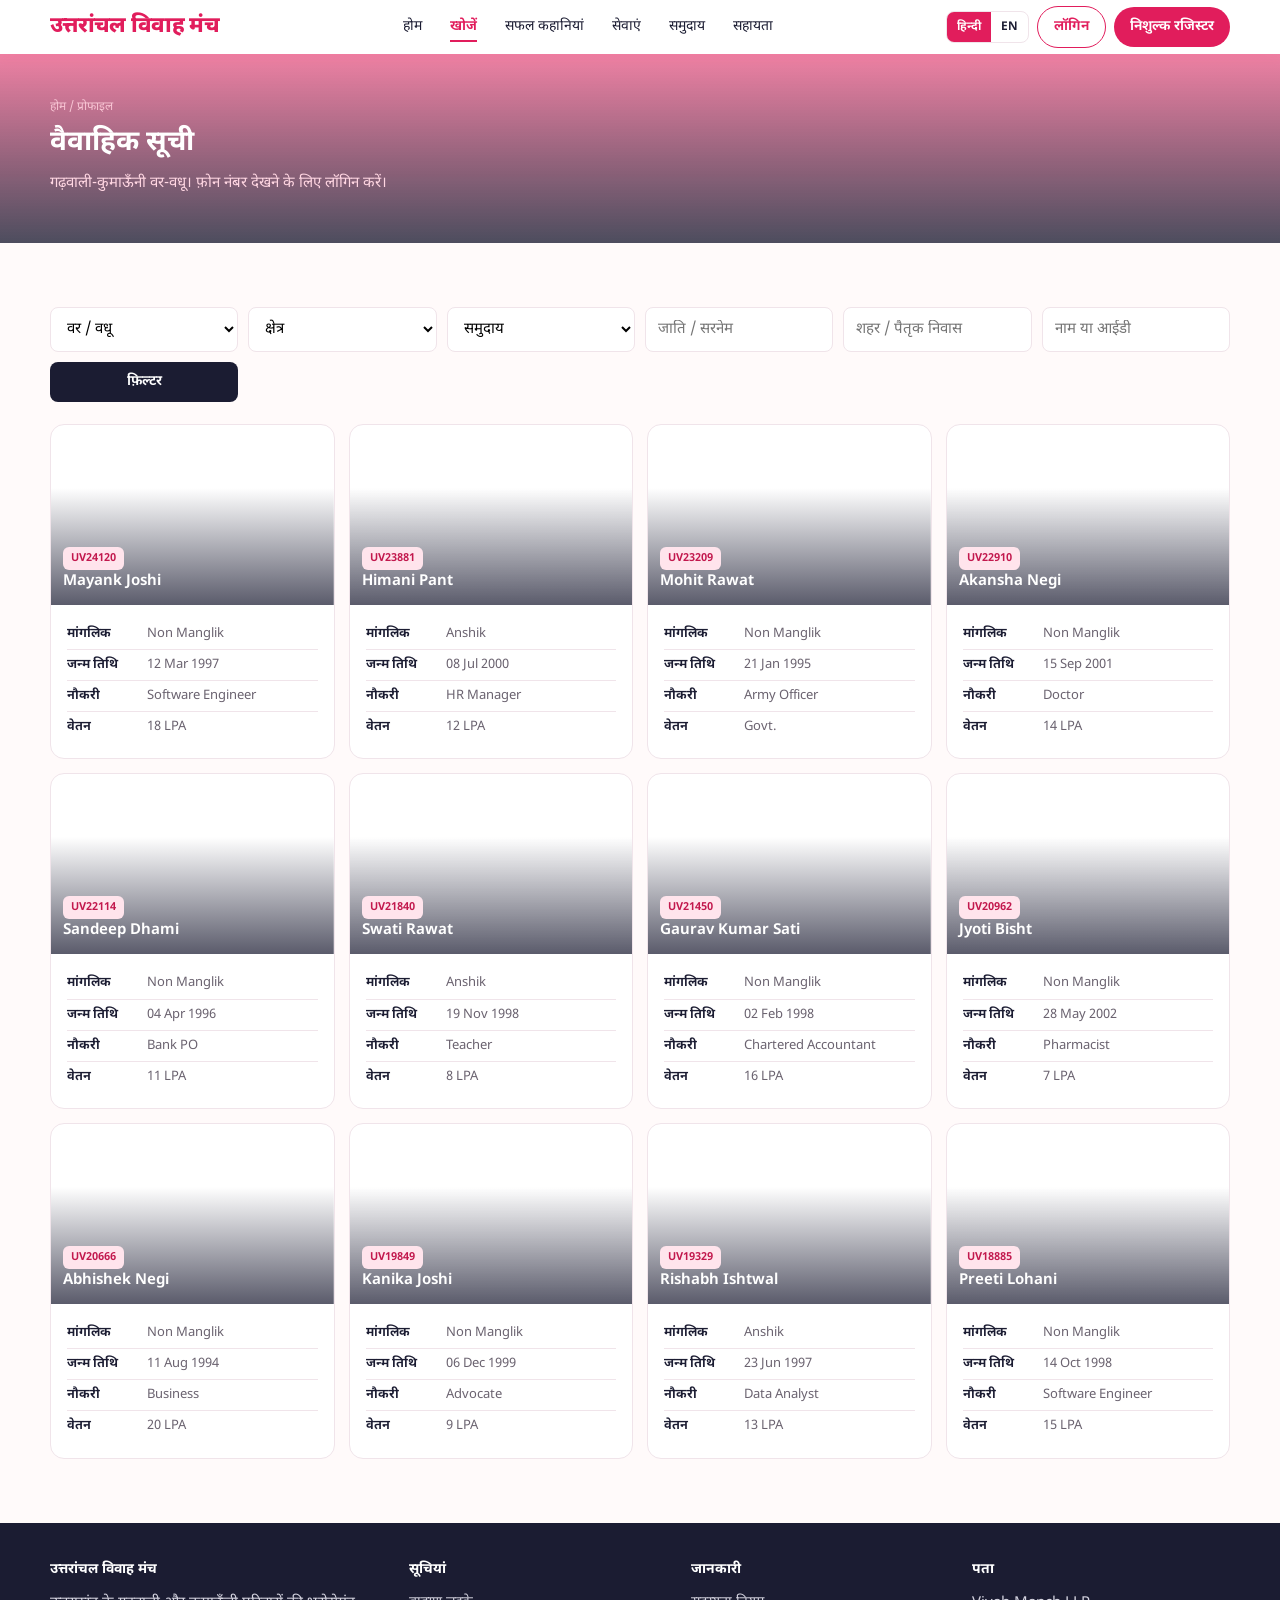
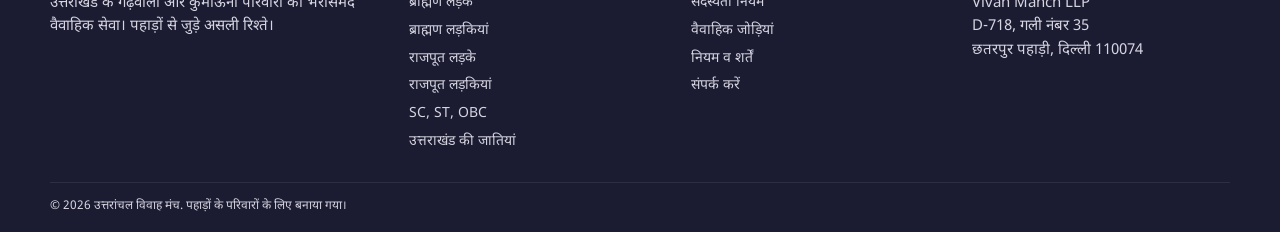
<file: browse.html>
<!DOCTYPE html>
<html lang="hi">
<head>
  <meta charset="UTF-8">
  <meta name="viewport" content="width=device-width, initial-scale=1.0">
  <title data-i18n-title="browseTitle">प्रोफाइल सूची | उत्तरांचल विवाह मंच</title>
  <link rel="preconnect" href="https://fonts.googleapis.com">
  <link href="https://fonts.googleapis.com/css2?family=Noto+Sans+Devanagari:wght@400;600;700&family=Noto+Sans:wght@400;600;700&family=Tiro+Devanagari+Hindi:ital@0;1&display=swap" rel="stylesheet">
  <link rel="stylesheet" href="css/style.css?v=31">
</head>
<body data-page="browse">
  <div id="app-header"></div>
  <section class="page-hero">
    <div class="container">
      <div class="breadcrumbs" data-i18n="crumbBrowse">होम / प्रोफाइल</div>
      <h1 id="pageHeading">वैवाहिक सूची</h1>
      <p data-i18n="browseLead">गढ़वाली-कुमाऊँनी वर-वधू। फ़ोन नंबर देखने के लिए लॉगिन करें।</p>
    </div>
  </section>
  <section class="section">
    <div class="container">
      <form class="filters" id="filterForm">
        <select name="gender">
          <option value="" data-i18n="filterAll">वर / वधू</option>
          <option value="groom" data-i18n="boys">लड़के</option>
          <option value="bride" data-i18n="girls">लड़कियां</option>
        </select>
        <select name="region">
          <option value="" data-i18n="region">क्षेत्र</option>
          <option value="garhwali" data-i18n="garhwali">गढ़वाली</option>
          <option value="kumaoni" data-i18n="kumaoni">कुमाऊँनी</option>
        </select>
        <select name="community">
          <option value="" data-i18n="community">समुदाय</option>
          <option value="brahmin" data-i18n="brahmin">ब्राह्मण</option>
          <option value="rajput" data-i18n="rajput">राजपूत</option>
          <option value="other" data-i18n="other">SC / ST / OBC</option>
        </select>
        <input name="caste" data-i18n-placeholder="surname" placeholder="जाति / सरनेम">
        <input name="city" data-i18n-placeholder="cityPh2" placeholder="शहर / पैतृक निवास">
        <input name="q" data-i18n-placeholder="nameOrId" placeholder="नाम या आईडी">
        <button class="btn btn-dark" data-i18n="filter">फ़िल्टर</button>
      </form>
      <div class="card-grid" id="list"></div>
    </div>
  </section>
  <div id="app-footer"></div>
   <script src="js/i18n.js?v=31"></script>
   <script src="js/profiles.js?v=31"></script>
   <script src="js/app.js?v=31"></script>
  <script>
    const form = document.getElementById("filterForm");
      ["gender", "region", "community", "caste", "city", "q", "age"].forEach((n) => {
        const v = qs(n);
        if (v && form.elements[n]) form.elements[n].value = v;
      });
      const filters = { gender: qs("gender") || "", region: qs("region") || "", community: qs("community") || "", caste: qs("caste") || "", city: qs("city") || "", q: qs("q") || "", age: qs("age") || "" };
    function renderList() {
      const titles = {
        "brahmin-groom": t("brahminBoys"),
        "brahmin-bride": t("brahminGirls"),
        "rajput-groom": t("rajputBoys"),
        "rajput-bride": t("rajputGirls"),
        "other-": t("otherCommunity")
      };
      document.getElementById("pageHeading").textContent = titles[`${filters.community}-${filters.gender}`] || t("listTitle");
      const rows = filterProfiles(PROFILES, filters);
      document.getElementById("list").innerHTML = rows.length ? rows.map(profileCard).join("") : "<p class='muted'>" + t("noProfiles") + "</p>";
    }
    window.onLangChange = renderList;
    renderList();
  </script>
</body>
</html>
</file>
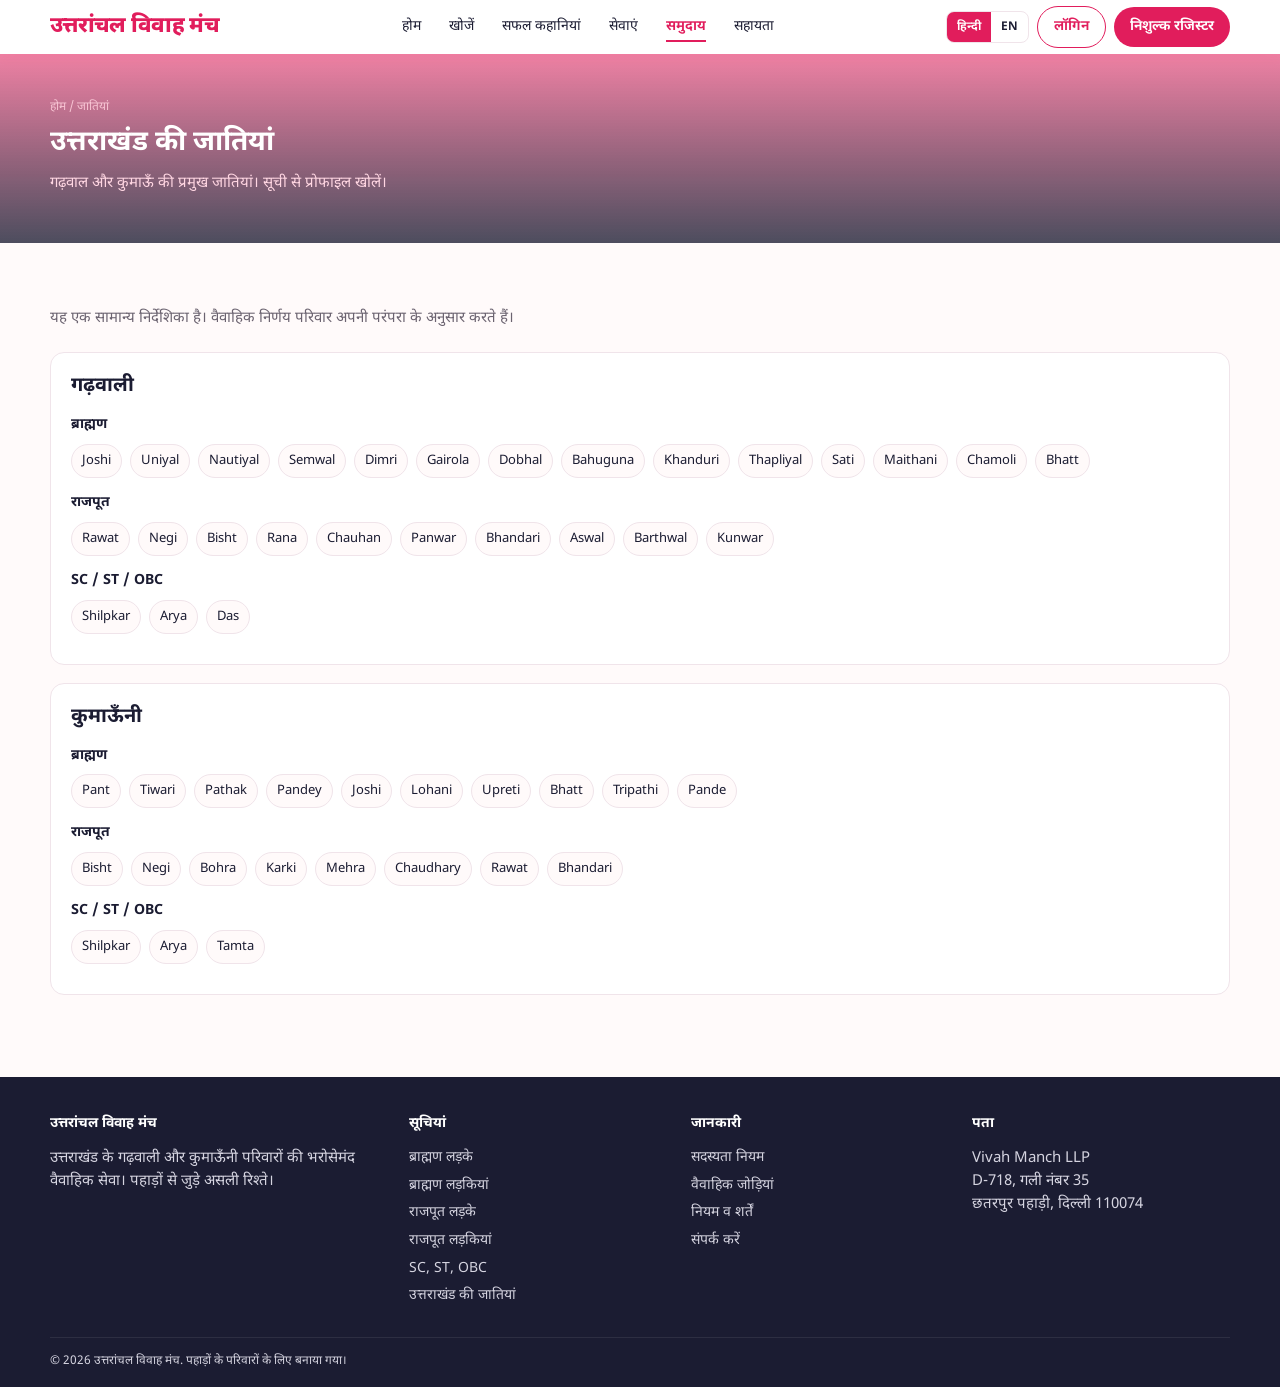
<file: communities.html>
<!DOCTYPE html>
<html lang="hi">
<head>
  <meta charset="UTF-8">
  <meta name="viewport" content="width=device-width, initial-scale=1.0">
  <title data-i18n-title="casteTitle">जातियां | उत्तरांचल विवाह मंच</title>
  <link rel="preconnect" href="https://fonts.googleapis.com">
  <link href="https://fonts.googleapis.com/css2?family=Noto+Sans+Devanagari:wght@400;600;700&family=Noto+Sans:wght@400;600;700&family=Tiro+Devanagari+Hindi:ital@0;1&display=swap" rel="stylesheet">
  <link rel="stylesheet" href="css/style.css?v=31">
</head>
<body data-page="castes">
  <div id="app-header"></div>
  <section class="page-hero">
    <div class="container">
      <div class="breadcrumbs" data-i18n="crumbCaste">होम / जातियां</div>
      <h1 data-i18n="ukCastes">उत्तराखंड की जातियां</h1>
      <p data-i18n="casteLead">गढ़वाल और कुमाऊँ की प्रमुख जातियां। सूची से प्रोफाइल खोलें।</p>
    </div>
  </section>
  <section class="section">
    <div class="container" id="casteBox"></div>
  </section>
  <div id="app-footer"></div>
  <script src="js/i18n.js?v=31"></script>
  <script src="js/profiles.js?v=31"></script>
  <script src="js/app.js?v=31"></script>
  <script>
    function casteBlock(region, community) {
      const names = casteOptions(region, community);
      return `
        <div class="caste-block">
          <h3>${communityLabel(community)}</h3>
          <div class="caste-chips">
            ${names.map((n) => `<a class="caste-chip" href="browse.html?community=${community}&caste=${encodeURIComponent(n)}">${n}</a>`).join("")}
          </div>
        </div>`;
    }
    function renderCastes() {
      document.getElementById("casteBox").innerHTML = `
        <p class="muted" style="margin-bottom:22px" data-i18n="casteNote">${t("casteNote")}</p>
        <div class="caste-region">
          <h2 data-i18n="garhwali">${t("garhwali")}</h2>
          ${casteBlock("garhwali", "brahmin")}
          ${casteBlock("garhwali", "rajput")}
          ${casteBlock("garhwali", "other")}
        </div>
        <div class="caste-region">
          <h2 data-i18n="kumaoni">${t("kumaoni")}</h2>
          ${casteBlock("kumaoni", "brahmin")}
          ${casteBlock("kumaoni", "rajput")}
          ${casteBlock("kumaoni", "other")}
        </div>`;
    }
    window.onLangChange = renderCastes;
    renderCastes();
  </script>
</body>
</html>
</file>
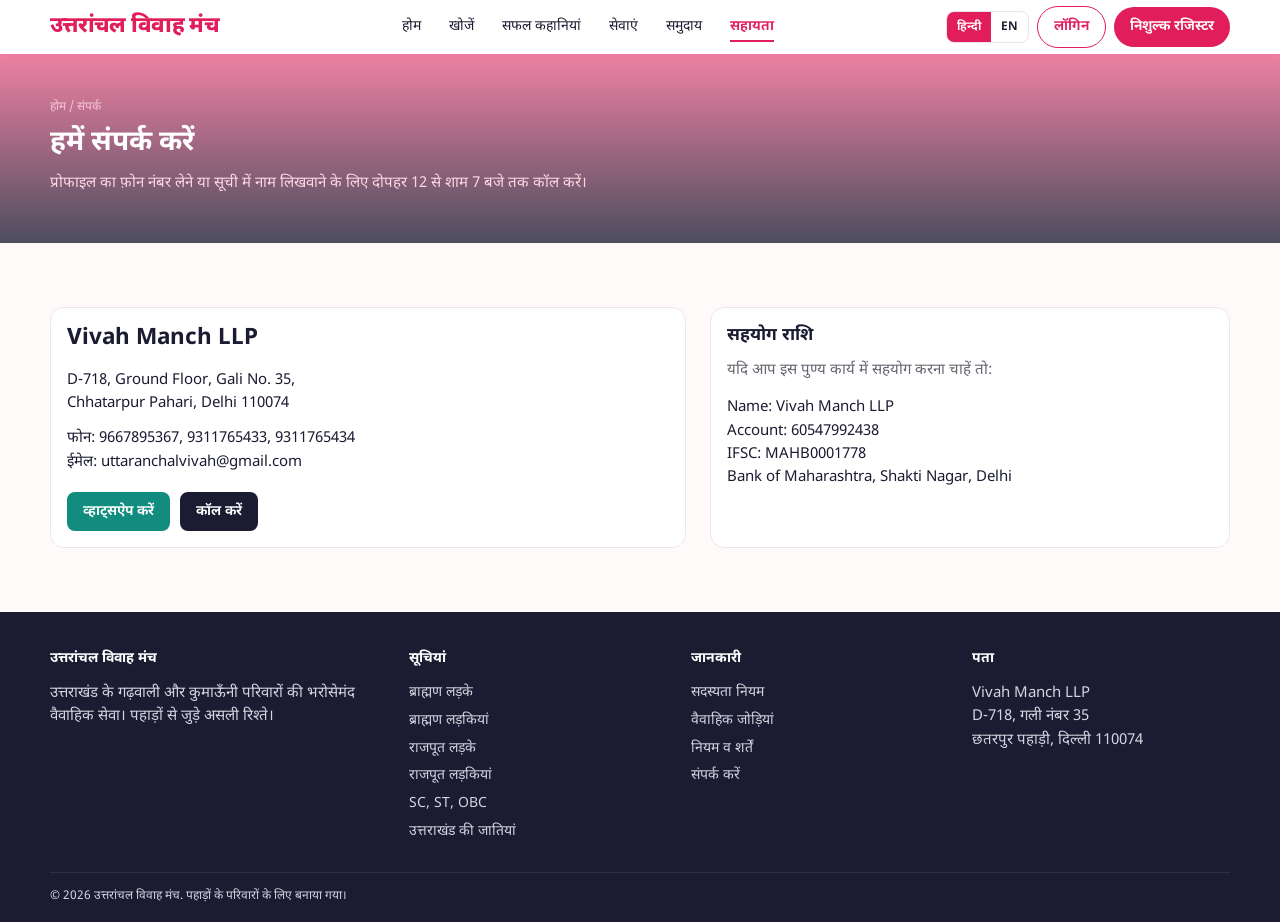
<file: contact.html>
<!DOCTYPE html>
<html lang="hi">
<head>
  <meta charset="UTF-8">
  <meta name="viewport" content="width=device-width, initial-scale=1.0">
  <title data-i18n-title="contactTitle">संपर्क करें | उत्तरांचल विवाह मंच</title>
  <link rel="preconnect" href="https://fonts.googleapis.com">
  <link href="https://fonts.googleapis.com/css2?family=Noto+Sans+Devanagari:wght@400;600;700&family=Noto+Sans:wght@400;600;700&family=Tiro+Devanagari+Hindi:ital@0;1&display=swap" rel="stylesheet">
  <link rel="stylesheet" href="css/style.css?v=31">
</head>
<body data-page="contact">
  <div id="app-header"></div>
  <section class="page-hero">
    <div class="container">
      <div class="breadcrumbs" data-i18n="crumbContact">होम / संपर्क</div>
      <h1 data-i18n="contactH1">हमें संपर्क करें</h1>
      <p data-i18n="contactLead">प्रोफाइल का फ़ोन नंबर लेने या सूची में नाम लिखवाने के लिए दोपहर 12 से शाम 7 बजे तक कॉल करें।</p>
    </div>
  </section>
  <section class="section">
    <div class="container split">
      <div class="info-card">
        <h2>Vivah Manch LLP</h2>
        <p style="margin:12px 0">D-718, Ground Floor, Gali No. 35,<br>Chhatarpur Pahari, Delhi 110074</p>
        <p><span data-i18n="phone">फोन</span>: <a href="tel:+919667895367">9667895367</a>, 9311765433, 9311765434</p>
        <p><span data-i18n="email">ईमेल</span>: <a href="mailto:uttaranchalvivah@gmail.com">uttaranchalvivah@gmail.com</a></p>
        <div class="hero-actions" style="margin-top:18px">
          <a class="btn btn-whatsapp" href="https://wa.me/919667895367" data-i18n="whatsapp">व्हाट्सऐप</a>
          <a class="btn btn-dark" href="tel:+919667895367" data-i18n="call">कॉल करें</a>
        </div>
      </div>
      <div class="info-card">
        <h3 data-i18n="donate">सहयोग राशि</h3>
        <p class="muted" style="margin:10px 0 14px" data-i18n="donateLead">यदि आप इस पुण्य कार्य में सहयोग करना चाहें तो:</p>
        <p>Name: Vivah Manch LLP<br>Account: 60547992438<br>IFSC: MAHB0001778<br>Bank of Maharashtra, Shakti Nagar, Delhi</p>
      </div>
    </div>
  </section>
  <div id="app-footer"></div>
   <script src="js/i18n.js?v=31"></script>
   <script src="js/profiles.js?v=31"></script>
   <script src="js/app.js?v=31"></script>
</body>
</html>
</file>
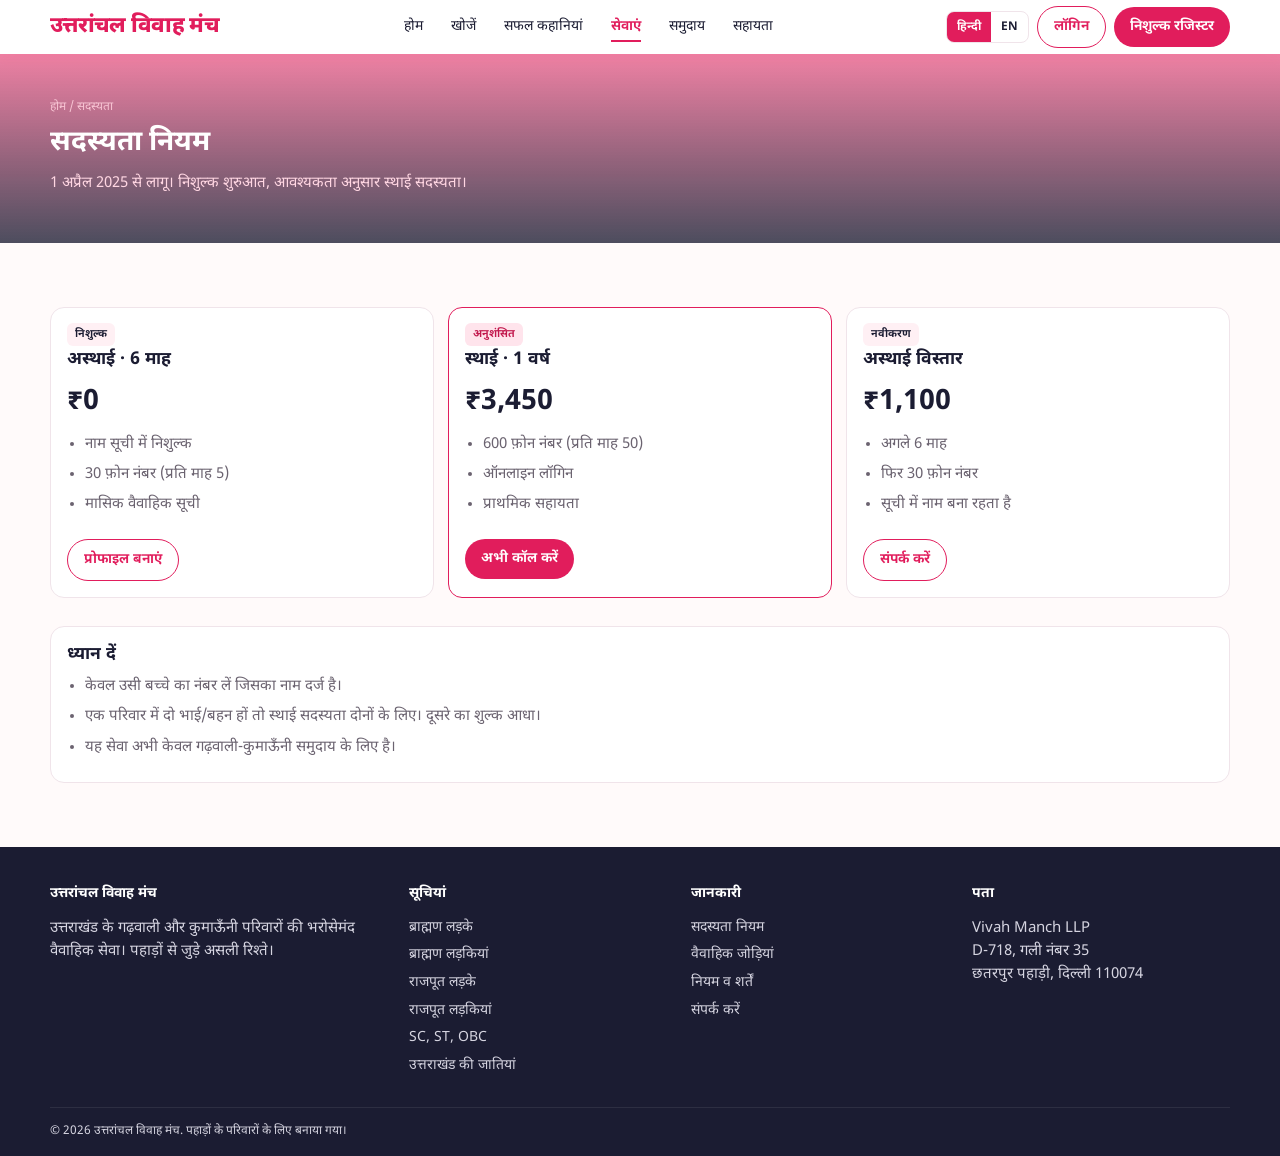
<file: membership.html>
<!DOCTYPE html>
<html lang="hi">
<head>
  <meta charset="UTF-8">
  <meta name="viewport" content="width=device-width, initial-scale=1.0">
  <title data-i18n-title="memTitle">सदस्यता नियम | उत्तरांचल विवाह मंच</title>
  <link rel="preconnect" href="https://fonts.googleapis.com">
  <link href="https://fonts.googleapis.com/css2?family=Noto+Sans+Devanagari:wght@400;600;700&family=Noto+Sans:wght@400;600;700&family=Tiro+Devanagari+Hindi:ital@0;1&display=swap" rel="stylesheet">
  <link rel="stylesheet" href="css/style.css?v=31">
</head>
<body data-page="membership">
  <div id="app-header"></div>
  <section class="page-hero">
    <div class="container">
      <div class="breadcrumbs" data-i18n="crumbMem">होम / सदस्यता</div>
      <h1 data-i18n="memH1">सदस्यता नियम</h1>
      <p data-i18n="memLead">1 अप्रैल 2025 से लागू। निशुल्क शुरुआत, आवश्यकता अनुसार स्थाई सदस्यता।</p>
    </div>
  </section>
  <section class="section">
    <div class="container">
      <div class="plan-grid">
        <article class="plan">
          <span class="badge" data-i18n="free">निशुल्क</span>
          <h3 data-i18n="temp6">अस्थाई · 6 माह</h3>
          <div class="price">₹0</div>
          <ul>
            <li data-i18n="m1">नाम सूची में निशुल्क</li>
            <li data-i18n="m2">30 फ़ोन नंबर (प्रति माह 5)</li>
            <li data-i18n="m3">मासिक वैवाहिक सूची</li>
          </ul>
          <a class="btn btn-ghost" href="register.html" style="margin-top:16px" data-i18n="createProfile">प्रोफाइल बनाएं</a>
        </article>
        <article class="plan featured">
          <span class="badge gold" data-i18n="recommended">अनुशंसित</span>
          <h3 data-i18n="perm1">स्थाई · 1 वर्ष</h3>
          <div class="price">₹3,450</div>
          <ul>
            <li data-i18n="p1">600 फ़ोन नंबर (प्रति माह 50)</li>
            <li data-i18n="p2">ऑनलाइन लॉगिन</li>
            <li data-i18n="p3">प्राथमिक सहायता</li>
          </ul>
          <a class="btn btn-primary" href="tel:+919667895367" style="margin-top:16px" data-i18n="callNow">अभी कॉल करें</a>
        </article>
        <article class="plan">
          <span class="badge" data-i18n="renew">नवीकरण</span>
          <h3 data-i18n="tempExt">अस्थाई विस्तार</h3>
          <div class="price">₹1,100</div>
          <ul>
            <li data-i18n="r1">अगले 6 माह</li>
            <li data-i18n="r2">फिर 30 फ़ोन नंबर</li>
            <li data-i18n="r3">सूची में नाम बना रहता है</li>
          </ul>
          <a class="btn btn-ghost" href="contact.html" style="margin-top:16px" data-i18n="contactUs">संपर्क करें</a>
        </article>
      </div>
      <div class="info-card" style="margin-top:28px">
        <h3 data-i18n="note">ध्यान दें</h3>
        <ul>
          <li data-i18n="n1">केवल उसी बच्चे का नंबर लें जिसका नाम दर्ज है।</li>
          <li data-i18n="n2">एक परिवार में दो भाई/बहन हों तो स्थाई सदस्यता दोनों के लिए। दूसरे का शुल्क आधा।</li>
          <li data-i18n="n3">यह सेवा अभी केवल गढ़वाली-कुमाऊँनी समुदाय के लिए है।</li>
        </ul>
      </div>
    </div>
  </section>
  <div id="app-footer"></div>
   <script src="js/i18n.js?v=31"></script>
   <script src="js/profiles.js?v=31"></script>
   <script src="js/app.js?v=31"></script>
</body>
</html>
</file>
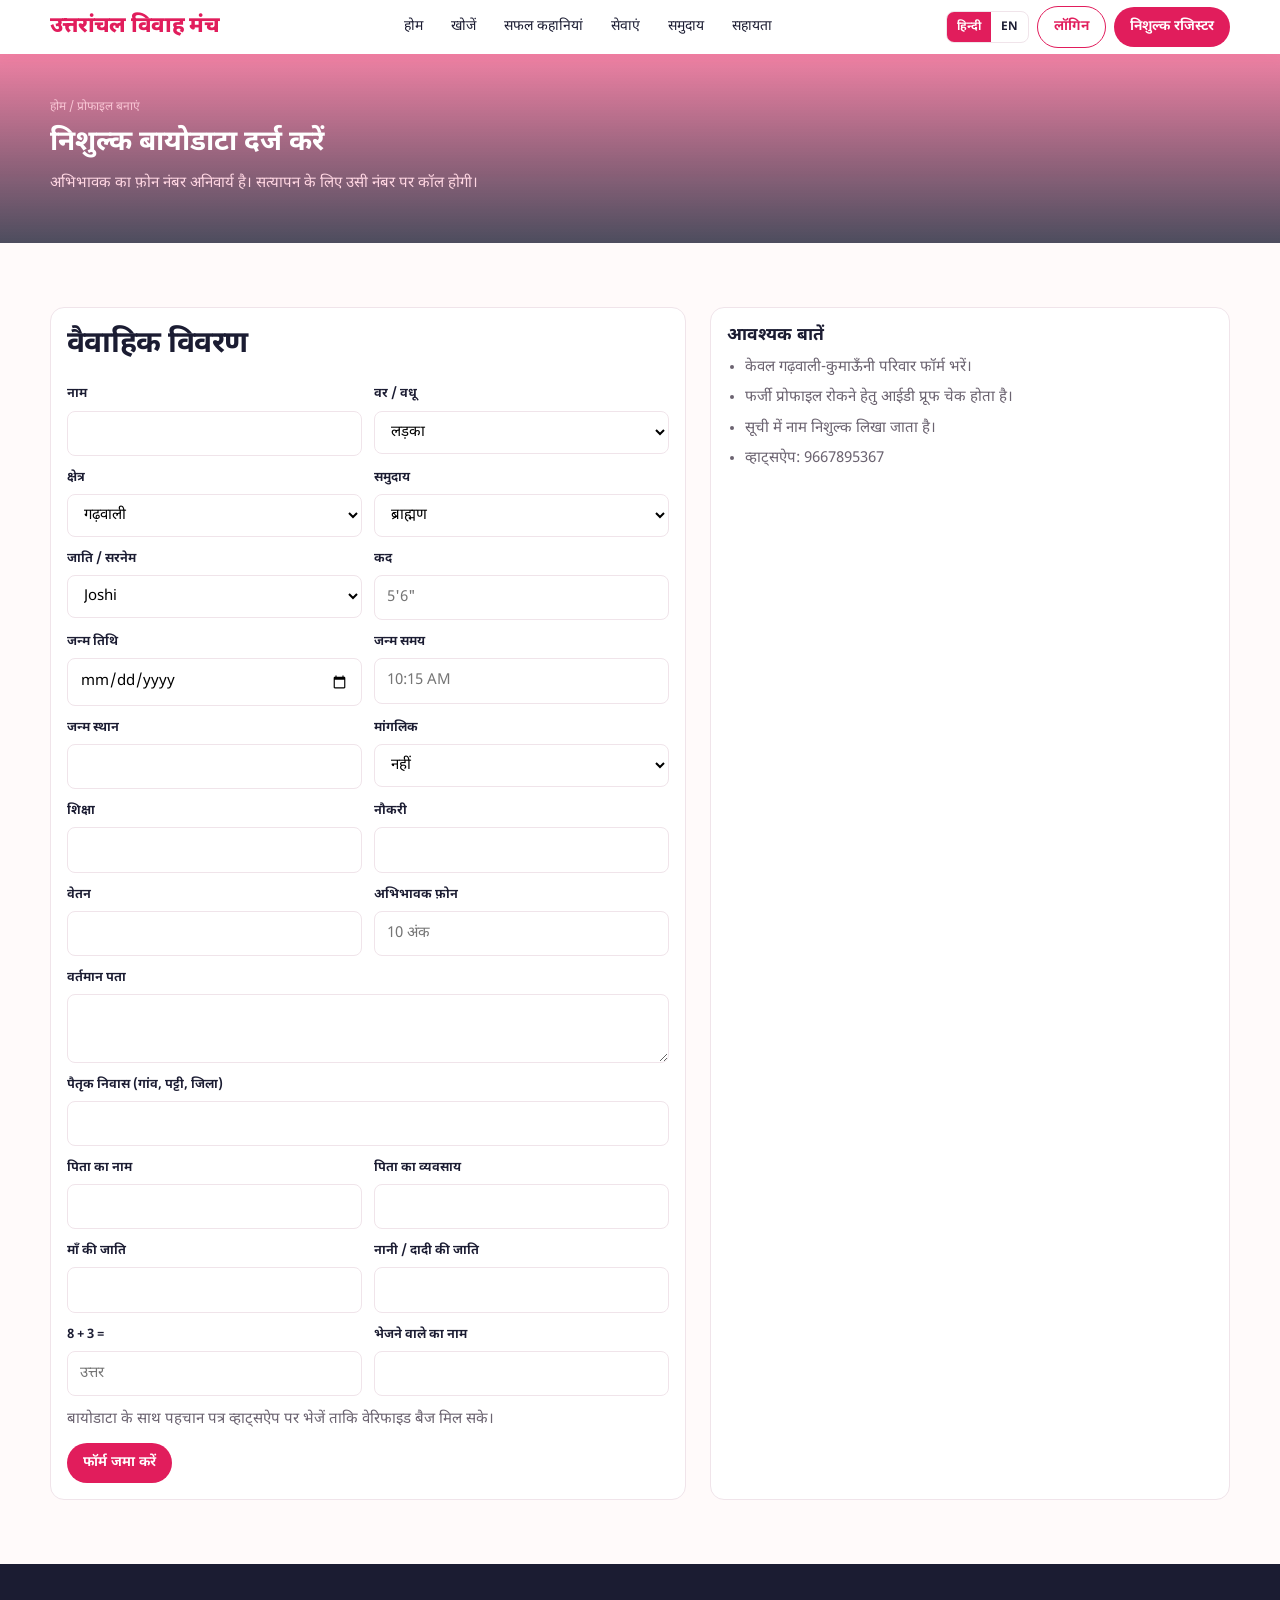
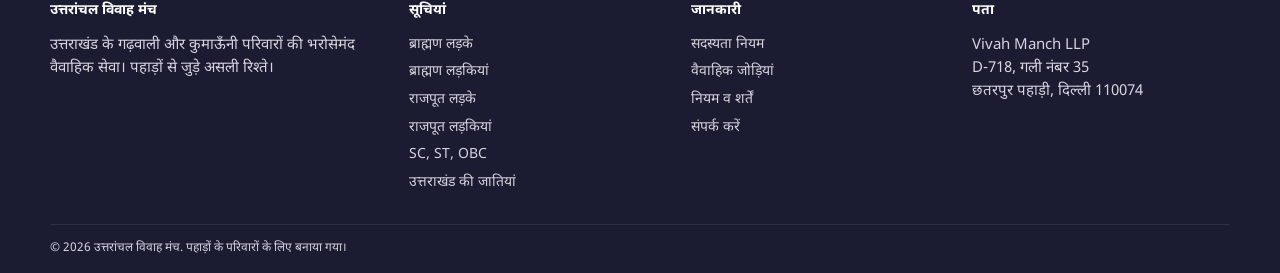
<file: register.html>
<!DOCTYPE html>
<html lang="hi">
<head>
  <meta charset="UTF-8">
  <meta name="viewport" content="width=device-width, initial-scale=1.0">
  <title data-i18n-title="regTitle">प्रोफाइल बनाएं | उत्तरांचल विवाह मंच</title>
  <link rel="preconnect" href="https://fonts.googleapis.com">
  <link href="https://fonts.googleapis.com/css2?family=Noto+Sans+Devanagari:wght@400;600;700&family=Noto+Sans:wght@400;600;700&family=Tiro+Devanagari+Hindi:ital@0;1&display=swap" rel="stylesheet">
  <link rel="stylesheet" href="css/style.css?v=31">
</head>
<body data-page="register">
  <div id="app-header"></div>
  <section class="page-hero">
    <div class="container">
      <div class="breadcrumbs" data-i18n="crumbReg">होम / प्रोफाइल बनाएं</div>
      <h1 data-i18n="regH1">निशुल्क बायोडाटा दर्ज करें</h1>
      <p data-i18n="regLead">अभिभावक का फ़ोन नंबर अनिवार्य है। सत्यापन के लिए उसी नंबर पर कॉल होगी।</p>
    </div>
  </section>
  <section class="section">
    <div class="container split">
      <form class="form-card" id="regForm">
        <h2 data-i18n="biodata">वैवाहिक विवरण</h2>
        <div class="form-grid" style="margin-top:16px">
          <div class="field"><label data-i18n="name">नाम</label><input required name="name"></div>
          <div class="field"><label data-i18n="boyGirl">वर / वधू</label>
            <select name="gender"><option value="groom" data-i18n="boy">लड़का</option><option value="bride" data-i18n="girl">लड़की</option></select>
          </div>
          <div class="field"><label data-i18n="region">क्षेत्र</label>
            <select name="region">
              <option value="garhwali" data-i18n="garhwali">गढ़वाली</option>
              <option value="kumaoni" data-i18n="kumaoni">कुमाऊँनी</option>
            </select>
          </div>
          <div class="field"><label data-i18n="community">समुदाय</label>
            <select name="community">
              <option value="brahmin" data-i18n="brahmin">ब्राह्मण</option>
              <option value="rajput" data-i18n="rajput">राजपूत</option>
              <option value="other" data-i18n="other">SC / ST / OBC</option>
            </select>
          </div>
          <div class="field"><label data-i18n="surname">जाति / सरनेम</label>
            <select name="caste" id="casteSelect"></select>
          </div>
          <div class="field"><label data-i18n="height">कद</label><input name="height" placeholder="5'6&quot;"></div>
          <div class="field"><label data-i18n="dob">जन्म तिथि</label><input type="date" name="dob"></div>
          <div class="field"><label data-i18n="tob">जन्म समय</label><input name="tob" placeholder="10:15 AM"></div>
          <div class="field"><label data-i18n="pob">जन्म स्थान</label><input name="pob"></div>
          <div class="field"><label data-i18n="manglik">मांगलिक</label>
            <select name="manglik">
              <option data-i18n="noManglik">नहीं</option>
              <option data-i18n="anshik">आंशिक मंगली</option>
              <option data-i18n="sapt">सप्त मंगली</option>
            </select>
          </div>
          <div class="field"><label data-i18n="education">शिक्षा</label><input name="edu"></div>
          <div class="field"><label data-i18n="job">नौकरी</label><input name="job"></div>
          <div class="field"><label data-i18n="salary">वेतन</label><input name="salary"></div>
          <div class="field"><label data-i18n="parentPhone">अभिभावक फ़ोन</label><input required name="phone" data-i18n-placeholder="tenDigits" placeholder="10 अंक"></div>
          <div class="field full"><label data-i18n="addressNow">वर्तमान पता</label><textarea name="address" rows="2"></textarea></div>
          <div class="field full"><label data-i18n="nativeFull">पैतृक निवास (गांव, पट्टी, जिला)</label><input name="native"></div>
          <div class="field"><label data-i18n="father">पिता का नाम</label><input name="father"></div>
          <div class="field"><label data-i18n="fatherJob">पिता का व्यवसाय</label><input name="fatherJob"></div>
          <div class="field"><label data-i18n="motherCaste">माँ की जाति</label><input name="motherCaste"></div>
          <div class="field"><label data-i18n="naniDadi">नानी / दादी की जाति</label><input name="nani"></div>
          <div class="field"><label data-i18n="captcha">8 + 3 =</label><input required name="captcha" data-i18n-placeholder="answer" placeholder="उत्तर"></div>
          <div class="field"><label data-i18n="sender">भेजने वाले का नाम</label><input name="sender"></div>
        </div>
        <p class="muted" style="margin:12px 0" data-i18n="idHint">बायोडाटा के साथ पहचान पत्र व्हाट्सऐप पर भेजें ताकि वेरिफाइड बैज मिल सके।</p>
        <button class="btn btn-primary" data-i18n="submit">फॉर्म जमा करें</button>
        <div class="toast" id="toast" data-i18n="thanks">धन्यवाद। हम 12 से 7 बजे के बीच आपसे संपर्क करेंगे।</div>
      </form>
      <aside class="info-card">
        <h3 data-i18n="important">आवश्यक बातें</h3>
        <ul>
          <li data-i18n="i1">केवल गढ़वाली-कुमाऊँनी परिवार फॉर्म भरें।</li>
          <li data-i18n="i2">फर्जी प्रोफाइल रोकने हेतु आईडी प्रूफ चेक होता है।</li>
          <li data-i18n="i3">सूची में नाम निशुल्क लिखा जाता है।</li>
          <li data-i18n="i4">व्हाट्सऐप: 9667895367</li>
        </ul>
      </aside>
    </div>
  </section>
  <div id="app-footer"></div>
   <script src="js/i18n.js?v=31"></script>
   <script src="js/profiles.js?v=31"></script>
   <script src="js/app.js?v=31"></script>
  <script>
    if (currentUser()) location.href = "account.html";
    const form = document.getElementById("regForm");
    function fillCaste() {
      const sel = document.getElementById("casteSelect");
      const names = casteOptions(form.region.value, form.community.value);
      sel.innerHTML = names.map((n) => `<option>${n}</option>`).join("");
    }
    form.region.addEventListener("change", fillCaste);
    form.community.addEventListener("change", fillCaste);
    fillCaste();
    document.getElementById("regForm").addEventListener("submit", (e) => {
      e.preventDefault();
      if (e.target.captcha.value.trim() !== "11") {
        alert(t("captchaErr"));
        return;
      }
      document.getElementById("toast").style.display = "block";
      e.target.reset();
    });
  </script>
</body>
</html>
</file>
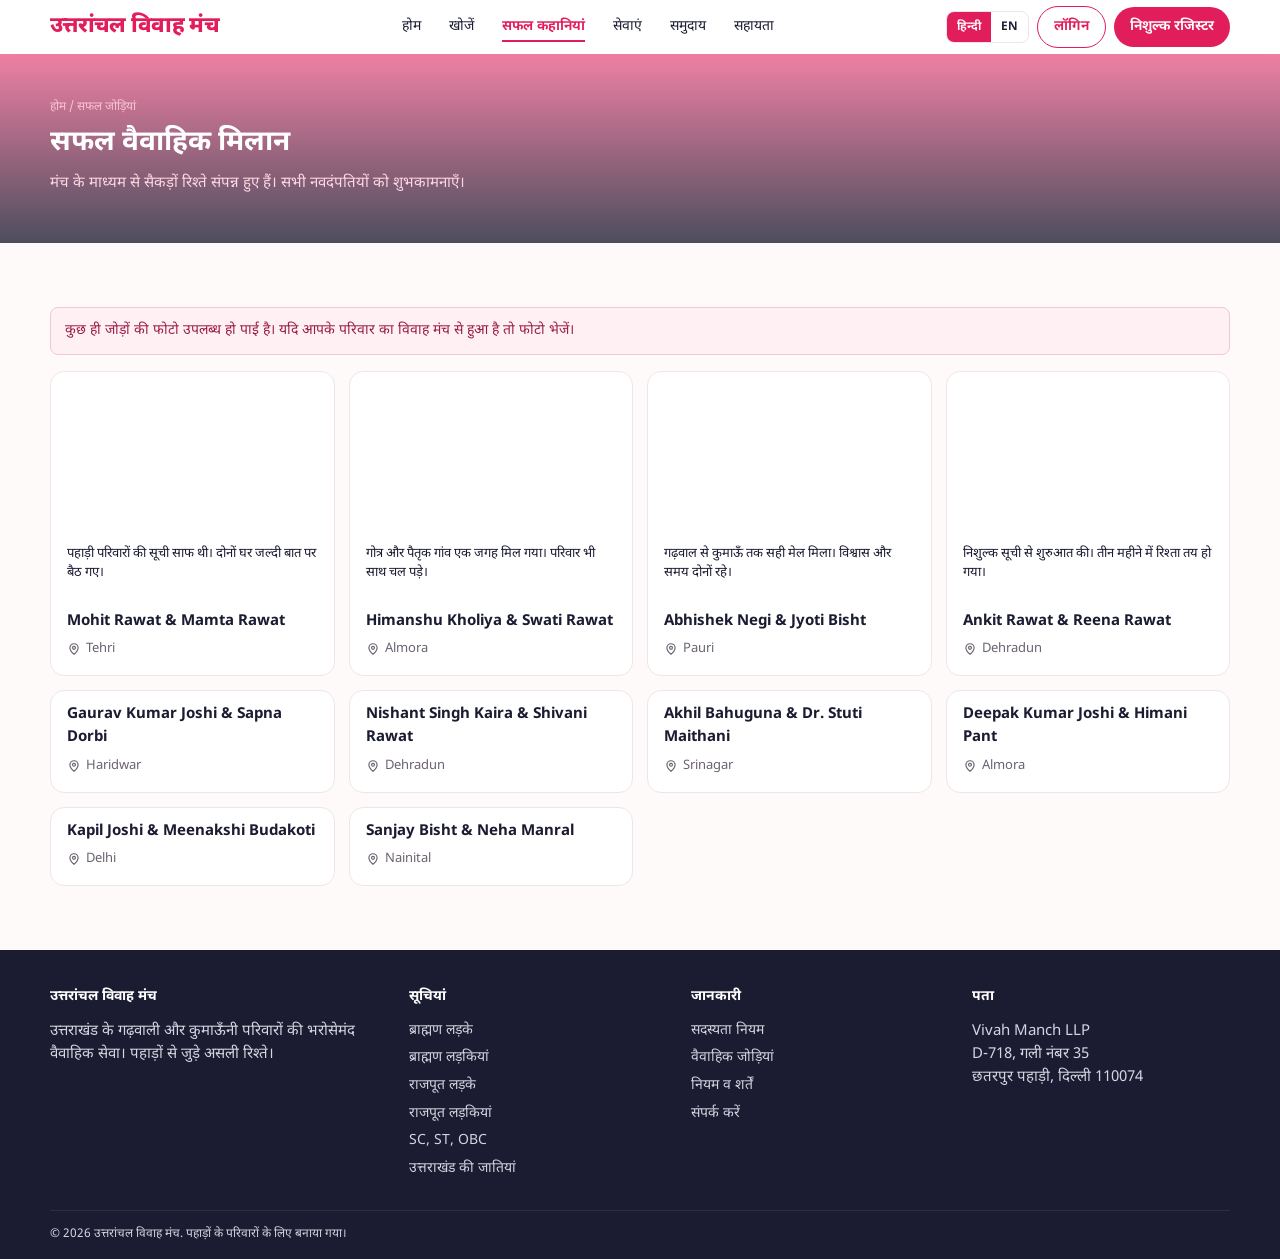
<file: stories.html>
<!DOCTYPE html>
<html lang="hi">
<head>
  <meta charset="UTF-8">
  <meta name="viewport" content="width=device-width, initial-scale=1.0">
  <title data-i18n-title="storiesTitle">सफल वैवाहिक जोड़ियां | उत्तरांचल विवाह मंच</title>
  <link rel="preconnect" href="https://fonts.googleapis.com">
  <link href="https://fonts.googleapis.com/css2?family=Noto+Sans+Devanagari:wght@400;600;700&family=Noto+Sans:wght@400;600;700&family=Tiro+Devanagari+Hindi:ital@0;1&display=swap" rel="stylesheet">
  <link rel="stylesheet" href="css/style.css?v=31">
</head>
<body data-page="stories">
  <div id="app-header"></div>
  <section class="page-hero">
    <div class="container">
      <div class="breadcrumbs" data-i18n="crumbStories">होम / सफल जोड़ियां</div>
      <h1 data-i18n="storiesH1">सफल वैवाहिक मिलान</h1>
      <p data-i18n="storiesLead">मंच के माध्यम से सैकड़ों रिश्ते संपन्न हुए हैं। सभी नवदंपतियों को शुभकामनाएँ।</p>
    </div>
  </section>
  <section class="section">
    <div class="container">
      <div class="notice" data-i18n="storiesNote">कुछ ही जोड़ों की फोटो उपलब्ध हो पाई है। यदि आपके परिवार का विवाह मंच से हुआ है तो फोटो भेजें।</div>
      <div class="story-grid" id="stories"></div>
    </div>
  </section>
  <div id="app-footer"></div>
   <script src="js/i18n.js?v=31"></script>
   <script src="js/profiles.js?v=31"></script>
   <script src="js/app.js?v=31"></script>
  <script>
    const extra = [
      { names: "Gaurav Kumar Joshi & Sapna Dorbi", date: "20 Aug 2026", place: "Haridwar" },
      { names: "Nishant Singh Kaira & Shivani Rawat", date: "22 Sep 2026", place: "Dehradun" },
      { names: "Akhil Bahuguna & Dr. Stuti Maithani", date: "24 Sep 2026", place: "Srinagar" },
      { names: "Deepak Kumar Joshi & Himani Pant", date: "19 Sep 2026", place: "Almora" },
      { names: "Kapil Joshi & Meenakshi Budakoti", date: "21 Oct 2025", place: "Delhi" },
      { names: "Sanjay Bisht & Neha Manral", date: "18 Mar 2025", place: "Nainital" }
    ];
    function renderStories() {
      document.getElementById("stories").innerHTML = [...STORIES, ...extra].map((s) => storyCard(s, true)).join("");
    }
    window.onLangChange = renderStories;
    renderStories();
  </script>
</body>
</html>
</file>
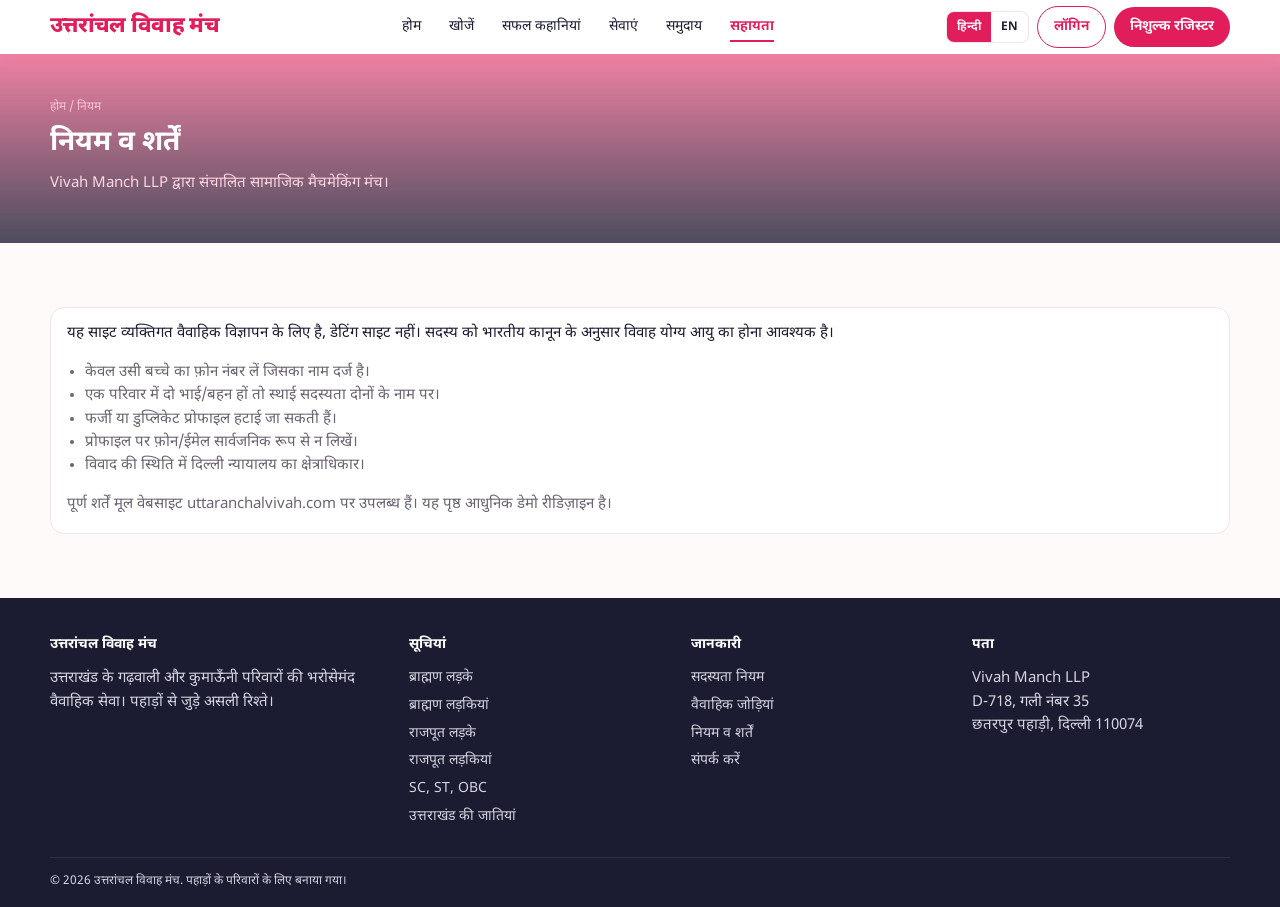
<file: terms.html>
<!DOCTYPE html>
<html lang="hi">
<head>
  <meta charset="UTF-8">
  <meta name="viewport" content="width=device-width, initial-scale=1.0">
  <title data-i18n-title="termsTitle">नियम व शर्तें | उत्तरांचल विवाह मंच</title>
  <link rel="preconnect" href="https://fonts.googleapis.com">
  <link href="https://fonts.googleapis.com/css2?family=Noto+Sans+Devanagari:wght@400;600;700&family=Noto+Sans:wght@400;600;700&family=Tiro+Devanagari+Hindi:ital@0;1&display=swap" rel="stylesheet">
  <link rel="stylesheet" href="css/style.css?v=31">
</head>
<body data-page="contact">
  <div id="app-header"></div>
  <section class="page-hero">
    <div class="container">
      <div class="breadcrumbs" data-i18n="crumbTerms">होम / नियम</div>
      <h1 data-i18n="termsH1">नियम व शर्तें</h1>
      <p data-i18n="termsLead">Vivah Manch LLP द्वारा संचालित सामाजिक मैचमेकिंग मंच।</p>
    </div>
  </section>
  <section class="section">
    <div class="container form-card">
      <p data-i18n="termsP">यह साइट व्यक्तिगत वैवाहिक विज्ञापन के लिए है, डेटिंग साइट नहीं। सदस्य को भारतीय कानून के अनुसार विवाह योग्य आयु का होना आवश्यक है।</p>
      <ul style="margin:16px 0 0 18px;color:var(--mute)">
        <li data-i18n="t1">केवल उसी बच्चे का फ़ोन नंबर लें जिसका नाम दर्ज है।</li>
        <li data-i18n="t2">एक परिवार में दो भाई/बहन हों तो स्थाई सदस्यता दोनों के नाम पर।</li>
        <li data-i18n="t3">फर्जी या डुप्लिकेट प्रोफाइल हटाई जा सकती हैं।</li>
        <li data-i18n="t4">प्रोफाइल पर फ़ोन/ईमेल सार्वजनिक रूप से न लिखें।</li>
        <li data-i18n="t5">विवाद की स्थिति में दिल्ली न्यायालय का क्षेत्राधिकार।</li>
      </ul>
      <p style="margin-top:16px" class="muted" data-i18n="termsFoot">पूर्ण शर्तें मूल वेबसाइट uttaranchalvivah.com पर उपलब्ध हैं। यह पृष्ठ आधुनिक डेमो रीडिज़ाइन है।</p>
    </div>
  </section>
  <div id="app-footer"></div>
   <script src="js/i18n.js?v=31"></script>
   <script src="js/profiles.js?v=31"></script>
   <script src="js/app.js?v=31"></script>
</body>
</html>
</file>
<file: css/style.css>
:root {
  --forest: #1b1c32;
  --forest-deep: #151528;
  --leaf: #e11d5c;
  --mint: #fff0f4;
  --saffron: #e11d5c;
  --gold: #e11d5c;
  --cream: #fdf6f8;
  --ivory: #fffafa;
  --ink: #1b1c32;
  --mute: #6b6370;
  --line: #f0e4ea;
  --white: #ffffff;
  --shadow: 0 10px 28px rgba(225, 29, 92, 0.1);
  --radius: 14px;
  --max: 1180px;
  --cssv: 31;
}

* { box-sizing: border-box; margin: 0; padding: 0; }
html { scroll-behavior: smooth; }
body {
  font-family: "Noto Sans Devanagari", "Noto Sans", system-ui, sans-serif;
  color: var(--ink);
  background: var(--ivory);
  line-height: 1.55;
  font-size: 15px;
}
img { max-width: 100%; display: block; }
a { color: inherit; text-decoration: none; }
button, input, select, textarea { font: inherit; }
.container { width: min(var(--max), calc(100% - 40px)); margin: 0 auto; }

.header {
  position: sticky;
  top: 0;
  z-index: 40;
  background: #fff;
  box-shadow: 0 2px 12px rgba(225, 29, 92, 0.06);
  overflow: visible;
}
.nav {
  display: flex;
  align-items: center;
  justify-content: space-between;
  gap: 16px;
  padding: 6px 0;
  position: relative;
}
.brand {
  display: flex;
  align-items: center;
  gap: 10px;
  min-width: 180px;
}
.logo-mark { display: none; }
.brand strong { display: block; font-size: 22px; color: var(--saffron); line-height: 1.1; font-weight: 800; letter-spacing: -0.03em; }
.brand span { display: none; }
.nav-links {
  display: flex;
  align-items: center;
  gap: 4px;
  list-style: none;
}
.nav-links a {
  padding: 8px 12px;
  border-radius: 0;
  font-size: 14px;
  color: var(--forest);
  position: relative;
}
.nav-links a:hover { color: var(--saffron); }
.nav-links a.active { color: var(--saffron); font-weight: 650; }
.nav-links a.active::after {
  content: "";
  position: absolute;
  left: 12px;
  right: 12px;
  bottom: 2px;
  height: 2px;
  background: var(--saffron);
}
.nav-cta { display: flex; gap: 8px; align-items: center; }

.lang-switch {
  display: inline-flex;
  border: 1px solid var(--line);
  border-radius: 8px;
  overflow: hidden;
  background: white;
  flex-shrink: 0;
}
.lang-btn {
  border: 0;
  background: transparent;
  padding: 6px 10px;
  cursor: pointer;
  color: var(--forest);
  font-size: 12px;
  font-weight: 650;
}
.lang-btn.active {
  background: var(--saffron);
  color: #fff;
}

.user-menu { position: relative; }
.user-menu-btn {
  display: inline-flex;
  align-items: center;
  gap: 8px;
  border: 1px solid var(--line);
  background: white;
  border-radius: 8px;
  padding: 3px 10px 3px 3px;
  cursor: pointer;
  color: var(--forest);
  font-weight: 650;
  font-size: 13px;
}
.user-menu-btn img {
  width: 28px;
  height: 28px;
  border-radius: 6px;
  object-fit: cover;
}
.user-menu-btn small { color: var(--mute); font-size: 11px; }
.user-drop {
  display: none;
  position: absolute;
  right: 0;
  top: calc(100% + 6px);
  min-width: 176px;
  background: white;
  border: 1px solid var(--line);
  border-radius: 10px;
  box-shadow: var(--shadow);
  overflow: hidden;
  z-index: 50;
}
.user-menu.open .user-drop { display: block; }
.user-drop a, .user-drop button {
  display: block;
  width: 100%;
  text-align: left;
  padding: 10px 14px;
  border: 0;
  background: white;
  color: var(--forest);
  cursor: pointer;
  font-size: 14px;
}
.user-drop a:hover, .user-drop button:hover { background: var(--mint); }
.user-drop button { border-top: 1px solid var(--line); color: #8a2416; }

.btn {
  display: inline-flex;
  align-items: center;
  justify-content: center;
  gap: 8px;
  border: 0;
  cursor: pointer;
  border-radius: 8px;
  padding: 9px 16px;
  font-weight: 650;
  font-size: 14px;
  transition: 0.15s ease;
}
.btn-primary { background: var(--saffron); color: white; border-radius: 999px; }
.btn-primary:hover { background: #c2184d; }
.btn-dark { background: var(--forest); color: #fff; }
.btn-dark:hover { background: #101024; }
.btn-ghost {
  background: transparent;
  color: var(--saffron);
  border: 1px solid var(--saffron);
  border-radius: 999px;
}
.btn-ghost:hover { background: var(--mint); }
.btn-ghost.light {
  color: #fff;
  border-color: rgba(255,255,255,0.4);
}
.btn-ghost.light:hover { background: rgba(255,255,255,0.12); }
.btn-whatsapp { background: #128c7e; color: white; }
.menu-toggle {
  display: none;
  width: 38px;
  height: 38px;
  border: 1px solid var(--line);
  border-radius: 8px;
  background: white;
  color: var(--forest);
  cursor: pointer;
  font-size: 20px;
  line-height: 1;
  flex-shrink: 0;
  z-index: 46;
}
.nav-mobile-extra { display: none; }

.hero {
  position: relative;
  background: #fff4f0;
  color: var(--ink);
  padding: 36px 0 0;
  text-align: left;
  overflow: hidden;
  height: 420px;
}
.hero-couple {
  position: absolute;
  right: 0;
  top: 0;
  width: 62%;
  height: 100%;
  object-fit: cover;
  object-position: 62% 16%;
  pointer-events: none;
}
.hero-slide { opacity: 0; }
.hero-slide:nth-child(1) {
  animation: heroFade 10s infinite;
}
.hero-slide:nth-child(2) {
  object-position: 48% 20%;
  animation: heroFade 10s infinite 5s;
}
@keyframes heroFade {
  0% { opacity: 0; }
  8% { opacity: 1; }
  50% { opacity: 1; }
  58% { opacity: 0; }
  100% { opacity: 0; }
}
.hero::after {
  content: "";
  position: absolute;
  inset: 0;
  background: linear-gradient(90deg, #fff4f0 0%, #fff4f0 28%, rgba(255,244,240,0.88) 40%, rgba(255,244,240,0.35) 54%, transparent 68%);
  pointer-events: none;
}
.hero-inner { position: relative; z-index: 2; height: 100%; display: flex; flex-direction: column; justify-content: center; padding-bottom: 28px; }
.hero-copy { max-width: 520px; margin: 0 0 22px; padding: 0; }
.hero-visual { display: none; }
.kicker {
  display: inline-block;
  padding: 0;
  border: 0;
  border-radius: 0;
  font-size: 11px;
  color: #4a4450;
  background: transparent;
  margin-bottom: 8px;
  letter-spacing: 0.12em;
  font-weight: 700;
  text-transform: uppercase;
}
.hero h1 {
  font-size: clamp(28px, 3.6vw, 42px);
  line-height: 1.15;
  font-weight: 800;
  margin-bottom: 8px;
  letter-spacing: -0.03em;
  color: var(--forest-deep);
}
.hero p { color: var(--mute); margin: 0 0 0; max-width: 480px; font-size: 15px; }
.hero-actions { display: flex; gap: 10px; flex-wrap: wrap; justify-content: flex-start; }
.search-bar-inner {
  display: grid;
  grid-template-columns: 0.9fr 0.9fr 0.9fr 1fr 1.2fr auto;
  gap: 0;
  align-items: end;
  background: #fff;
  color: var(--ink);
  border-radius: 18px;
  padding: 12px 12px 12px 6px;
  box-shadow: 0 12px 36px rgba(27, 28, 50, 0.12);
  text-align: left;
  max-width: 860px;
  position: relative;
  z-index: 3;
}
.search-bar-inner > div {
  padding: 0 14px;
  border-right: 1px solid var(--line);
  min-width: 0;
}
.search-bar-inner label { display: block; font-size: 11px; color: var(--mute); margin-bottom: 2px; font-weight: 650; }
.search-bar-inner select, .search-bar-inner input {
  width: 100%;
  border: 0;
  border-radius: 0;
  padding: 4px 0;
  background: transparent;
  color: var(--ink);
  outline: none;
}
.search-bar-inner .btn {
  width: auto;
  min-width: 132px;
  height: 44px;
  margin-left: 10px;
  border-radius: 999px;
}
.search-grid {
  display: grid;
  grid-template-columns: 1fr 1fr;
  gap: 10px;
}
.search-grid label { font-size: 12px; color: var(--mute); }
.search-grid select, .search-grid input {
  width: 100%;
  margin-top: 4px;
  border: 1px solid var(--line);
  border-radius: 8px;
  padding: 10px 12px;
  background: white;
  color: var(--ink);
}
.search-grid .full { grid-column: 1 / -1; }

.trust-wrap {
  background: #fdf6f8;
  border-bottom: 1px solid var(--line);
  padding: 22px 0;
}
.trust-grid {
  display: grid;
  grid-template-columns: repeat(5, 1fr);
  gap: 0;
}
.trust-item {
  text-align: center;
  padding: 8px 18px;
  border-right: 1px solid #f0dce4;
}
.trust-item:last-child { border-right: 0; }
.trust-ico {
  width: 40px;
  height: 40px;
  margin: 0 auto 8px;
  display: grid;
  place-items: center;
  color: var(--saffron);
  background: transparent;
}
.trust-ico svg { width: 28px; height: 28px; }
.trust-item b { display: block; font-size: 13px; color: var(--forest); }
.trust-item span { display: block; color: var(--mute); font-size: 12px; margin-top: 2px; }
.stats-wrap {
  background: var(--ivory);
  padding: 28px 0 8px;
}
.stats {
  display: grid;
  grid-template-columns: repeat(4, 1fr);
  gap: 12px;
  margin-top: 0;
  position: relative;
  z-index: 2;
}
.stat {
  background: white;
  border: 1px solid var(--line);
  border-radius: 14px;
  padding: 18px 18px 16px;
  text-align: center;
}
.stat b { display: block; font-size: 24px; color: var(--forest); }
.stat span { color: var(--mute); font-size: 12px; }

.section { padding: 64px 0; }
.section.alt { background: var(--cream); }
.section-head {
  display: flex;
  justify-content: space-between;
  gap: 16px;
  align-items: end;
  margin-bottom: 28px;
}
.section-head h2, .page-title h1, .form-card h2 {
  font-size: clamp(22px, 3vw, 30px);
  color: var(--forest);
  font-weight: 700;
  letter-spacing: -0.02em;
}
.muted { color: var(--mute); }

.cat-grid, .card-grid, .story-grid, .plan-grid, .review-grid {
  display: grid;
  gap: 14px;
}
.cat-grid { grid-template-columns: repeat(5, 1fr); }
.card-grid { grid-template-columns: repeat(4, 1fr); }
.story-grid { grid-template-columns: repeat(4, 1fr); }
.plan-grid { grid-template-columns: repeat(3, 1fr); }
.link-more {
  color: var(--saffron);
  font-weight: 650;
  font-size: 14px;
  white-space: nowrap;
}
.link-more:hover { text-decoration: underline; }
.story-quote {
  font-size: 13px;
  color: var(--ink);
  margin: 12px 4px 10px;
  min-height: 56px;
  line-height: 1.5;
}
.story-card h3 { margin: 0 4px 6px; font-size: 15px; color: var(--forest); }
.story-photo {
  height: 148px;
  border-radius: 10px;
  background-size: cover;
  background-position: center;
}
.story-loc {
  display: flex;
  align-items: center;
  gap: 5px;
  margin: 0 4px;
  color: var(--mute);
  font-size: 13px;
}
.story-loc svg {
  width: 14px;
  height: 14px;
  flex-shrink: 0;
}
.pop-row {
  display: grid;
  grid-template-columns: repeat(5, 1fr);
  gap: 12px;
}
.pop-card {
  display: flex;
  align-items: center;
  gap: 10px;
  background: white;
  border: 1px solid var(--line);
  border-radius: 12px;
  padding: 10px 12px;
  position: relative;
}
.pop-card img {
  width: 44px;
  height: 44px;
  border-radius: 50%;
  object-fit: cover;
  flex-shrink: 0;
}
.pop-card b { display: block; font-size: 13px; color: var(--forest); padding-right: 18px; }
.pop-card span { display: block; font-size: 11px; color: var(--mute); }
.pop-heart {
  position: absolute;
  top: 8px;
  right: 10px;
  color: var(--saffron);
  line-height: 0;
}
.pop-heart svg { width: 16px; height: 16px; }
.pop-card:hover { box-shadow: var(--shadow); }
.why-split {
  display: grid;
  grid-template-columns: 1.4fr 0.8fr;
  gap: 28px;
  align-items: start;
}
.why-grid {
  display: grid;
  grid-template-columns: 1fr 1fr 1fr;
  gap: 12px;
  margin-top: 22px;
}
.why-card {
  background: var(--ivory);
  border: 1px solid var(--line);
  border-radius: 12px;
  padding: 16px 14px;
}
.why-ico {
  display: flex;
  color: var(--saffron);
  margin-bottom: 8px;
}
.why-ico svg { width: 26px; height: 26px; }
.why-card h3 { font-size: 14px; color: var(--forest); margin-bottom: 4px; }
.cta-card {
  background: var(--cream);
  border: 1px solid var(--line);
  border-radius: 16px;
  padding: 28px 24px;
  text-align: left;
}
.cta-card h3 { margin-bottom: 8px; color: var(--forest); }
.cta-card .btn { margin-top: 16px; }
.review-grid { grid-template-columns: repeat(3, 1fr); }

.cat-card, .profile-card, .story-card, .plan, .review, .info-card, .form-card {
  background: white;
  border: 1px solid var(--line);
  border-radius: 14px;
  overflow: hidden;
}
a.profile-card {
  display: block;
  color: inherit;
  transition: 0.18s ease;
}
a.profile-card:hover {
  border-color: transparent;
  box-shadow: var(--shadow);
  transform: translateY(-3px);
}
.cat-card {
  padding: 22px 14px;
  text-align: center;
  transition: 0.18s ease;
}
.cat-card:hover {
  border-color: transparent;
  box-shadow: var(--shadow);
  transform: translateY(-3px);
}
.cat-icon {
  width: 44px;
  height: 44px;
  margin: 0 auto 10px;
  border-radius: 10px;
  display: grid;
  place-items: center;
  font-size: 18px;
  background: var(--mint);
  color: var(--forest);
}
.cat-card h3 { font-size: 14px; color: var(--forest); }
.profile-photo {
  height: 180px;
  background:
    linear-gradient(180deg, transparent 42%, rgba(27,28,50,0.78)),
    linear-gradient(135deg, #e11d5c, #f06292);
  display: flex;
  align-items: end;
  padding: 12px;
  color: white;
}
.profile-photo h3 { font-size: 15px; font-weight: 650; }
.avatar-img {
  width: 96px;
  height: 96px;
  border-radius: 12px;
  object-fit: cover;
  border: 2px solid rgba(255,255,255,0.35);
  display: block;
  margin: 0 auto;
}
.user-only { display: none; }
.profile-body, .plan, .review, .info-card, .form-card { padding: 14px 16px 16px; }
.story-card { padding: 12px 12px 16px; }
.card-facts {
  list-style: none;
  margin: 0;
  font-size: 13px;
  color: var(--mute);
}
.card-facts li {
  display: grid;
  grid-template-columns: 72px 1fr;
  gap: 8px;
  padding: 5px 0;
  border-bottom: 1px solid var(--line);
}
.card-facts li:last-child { border-bottom: 0; }
.card-facts b { color: var(--forest); font-weight: 650; }
.badge {
  display: inline-flex;
  align-items: center;
  font-size: 11px;
  padding: 3px 8px;
  border-radius: 6px;
  background: var(--mint);
  color: var(--forest);
  font-weight: 650;
}
.badge.gold { background: #ffe4ec; color: #c2184d; }
.meta { display: flex; flex-wrap: wrap; gap: 8px 14px; color: var(--mute); font-size: 13px; margin: 8px 0 12px; }
.filters {
  display: grid;
  grid-template-columns: repeat(6, 1fr);
  gap: 10px;
  margin-bottom: 22px;
}
.caste-home {
  display: grid;
  grid-template-columns: 1fr 1fr;
  gap: 20px;
}
.caste-region {
  background: white;
  border: 1px solid var(--line);
  border-radius: 14px;
  padding: 18px 20px 16px;
  margin-bottom: 18px;
}
.caste-home .caste-region { margin-bottom: 0; }
.caste-region > h2 {
  font-size: 20px;
  color: var(--forest);
  margin-bottom: 12px;
}
.caste-block { margin-bottom: 14px; }
.caste-block h3 { font-size: 14px; color: var(--forest); margin-bottom: 8px; }
.caste-chips { display: flex; flex-wrap: wrap; gap: 8px; }
.caste-chip {
  display: inline-flex;
  padding: 6px 10px;
  border: 1px solid var(--line);
  border-radius: 999px;
  font-size: 13px;
  color: var(--forest);
  background: var(--ivory);
}
.caste-chip:hover { border-color: var(--leaf); background: var(--mint); }
.filters select, .filters input, .field input, .field select, .field textarea {
  width: 100%;
  border: 1px solid var(--line);
  background: white;
  border-radius: 8px;
  padding: 10px 12px;
}
.page-hero {
  position: relative;
  background:
    linear-gradient(180deg, rgba(225, 29, 92, 0.55) 0%, rgba(27, 28, 50, 0.78) 100%),
    url("https://images.unsplash.com/photo-1506905925346-21bda4d32df4?auto=format&fit=crop&w=1600&q=80") center/cover no-repeat;
  color: white;
  padding: 44px 0 48px;
}
.page-hero h1 { font-size: 28px; font-weight: 700; }
.page-hero p { color: #ffd6e2; margin-top: 6px; }
.breadcrumbs { color: #f8c5d4; font-size: 12px; margin-bottom: 6px; }

.split { display: grid; grid-template-columns: 1.1fr 0.9fr; gap: 24px; }
.notice {
  background: #fff0f4;
  border: 1px solid #f5c6d4;
  color: #9b1b48;
  border-radius: 8px;
  padding: 12px 14px;
  margin-bottom: 16px;
  font-size: 14px;
}
.plan.featured { border-color: var(--saffron); }
.price { font-size: 28px; color: var(--forest); font-weight: 700; margin: 8px 0; }
.plan ul, .info-card ul { padding-left: 18px; color: var(--mute); }
.plan li, .info-card li { margin: 7px 0; }
.form-grid { display: grid; grid-template-columns: 1fr 1fr; gap: 12px; }
.field { display: flex; flex-direction: column; gap: 6px; }
.field.full { grid-column: 1 / -1; }
.field label { font-size: 13px; color: var(--forest); font-weight: 650; }
.toast {
  display: none;
  margin-top: 12px;
  padding: 12px 14px;
  border-radius: 8px;
  background: var(--mint);
  color: var(--forest);
}
.toast.err { background: #fde8e4; color: #8a2416; }
.demo-list { display: grid; gap: 8px; margin-top: 10px; }
.demo-row {
  display: flex;
  justify-content: space-between;
  align-items: center;
  gap: 10px;
  padding: 10px 12px;
  border: 1px solid var(--line);
  border-radius: 8px;
  background: var(--ivory);
  font-size: 13px;
}
.profile-hero {
  display: grid;
  grid-template-columns: 260px 1fr;
  gap: 0;
  background: white;
  border: 1px solid var(--line);
  border-radius: 12px;
  overflow: hidden;
}
.profile-aside { background: linear-gradient(180deg, #e11d5c, #c2184d); color: white; padding: 24px; }
.detail-grid { display: grid; grid-template-columns: 1fr 1fr; gap: 4px 24px; }
.detail-grid div { border-bottom: 1px solid var(--line); padding: 10px 0; }
.detail-grid span { display: block; color: var(--mute); font-size: 12px; }
.detail-grid .locked b { color: var(--mute); letter-spacing: 0.08em; }

.footer {
  background: #1b1c32;
  color: #d5d4e0;
  padding: 36px 0 16px;
}
.footer-grid { display: grid; grid-template-columns: 1.3fr 1fr 1fr 1fr; gap: 24px; }
.footer h4 { color: #fff; margin-bottom: 12px; font-size: 14px; }
.footer a { display: block; margin: 6px 0; color: #d5d4e0; font-size: 14px; }
.footer a:hover { color: #fff; }
.copy { border-top: 1px solid rgba(255,255,255,0.08); margin-top: 24px; padding-top: 14px; font-size: 12px; }

@media (max-width: 1100px) {
  .card-grid { grid-template-columns: repeat(3, 1fr); }
  .search-bar-inner { grid-template-columns: 1fr 1fr; gap: 10px 8px; padding: 14px; }
  .search-bar-inner > div { border-right: 0; padding: 0; }
  .search-bar-inner select, .search-bar-inner input {
    border: 1px solid var(--line);
    border-radius: 8px;
    padding: 10px 12px;
    background: white;
  }
  .search-bar-inner .btn { width: 100%; margin-left: 0; grid-column: 1 / -1; }
  .hero-couple { width: 58%; }
}
@media (max-width: 980px) {
  .hero { padding: 22px 0 24px; height: auto; min-height: 0; }
  .hero-couple { width: 100%; opacity: 0.22; object-position: center 12%; }
  .hero::after {
    background: linear-gradient(180deg, #fff4f0 0%, rgba(255,244,240,0.92) 58%, rgba(255,244,240,0.7) 100%);
  }
  .hero-copy { max-width: none; margin-bottom: 16px; }
  .hero-inner { display: block; height: auto; padding-bottom: 8px; }
  .trust-item { border-right: 0; }
  .search-bar-inner { max-width: none; }
  .split, .profile-hero, .footer-grid, .stats, .cat-grid, .card-grid, .story-grid, .plan-grid, .review-grid, .filters, .form-grid, .caste-home, .trust-grid, .pop-row, .why-split, .why-grid {
    grid-template-columns: 1fr 1fr;
  }
  .brand { min-width: 0; }
  .nav { flex-wrap: nowrap; overflow: visible; }
  .hide-sm { display: none !important; }
  .nav-links { display: none; }
  .menu-toggle { display: grid; place-items: center; }
  .nav-cta { gap: 6px; }
  .user-menu-btn span { display: none; }
  .nav-mobile-extra { display: list-item; }
  .nav-mobile-extra button {
    display: block;
    width: 100%;
    text-align: left;
    padding: 12px 14px;
    border: 0;
    background: transparent;
    color: var(--forest);
    cursor: pointer;
    font-size: 15px;
    border-top: 1px solid var(--line);
  }
  .nav.open .nav-links {
    display: flex;
    flex-direction: column;
    align-items: stretch;
    gap: 0;
    position: absolute;
    left: 0;
    right: 0;
    top: 100%;
    background: white;
    border: 1px solid var(--line);
    border-radius: 0 0 12px 12px;
    padding: 8px 0;
    z-index: 45;
    box-shadow: var(--shadow);
  }
  .nav.open .nav-links a {
    display: block;
    padding: 12px 16px;
    font-size: 15px;
  }
  .nav.open .nav-links a.active::after { display: none; }
  .nav.open .nav-links a.active { background: var(--mint); }
}
@media (max-width: 640px) {
  .hero-grid, .split, .profile-hero, .footer-grid, .stats, .cat-grid, .card-grid, .story-grid, .plan-grid, .review-grid, .filters, .form-grid, .search-grid, .search-bar-inner, .caste-home, .trust-grid, .pop-row, .why-split, .why-grid {
    grid-template-columns: 1fr;
  }
  .hero { padding: 18px 0 22px; height: auto; }
  .hero-copy { margin-bottom: 16px; }
  .stats-wrap { padding-top: 18px; }
  .hide-sm { display: none; }
}
</file>
